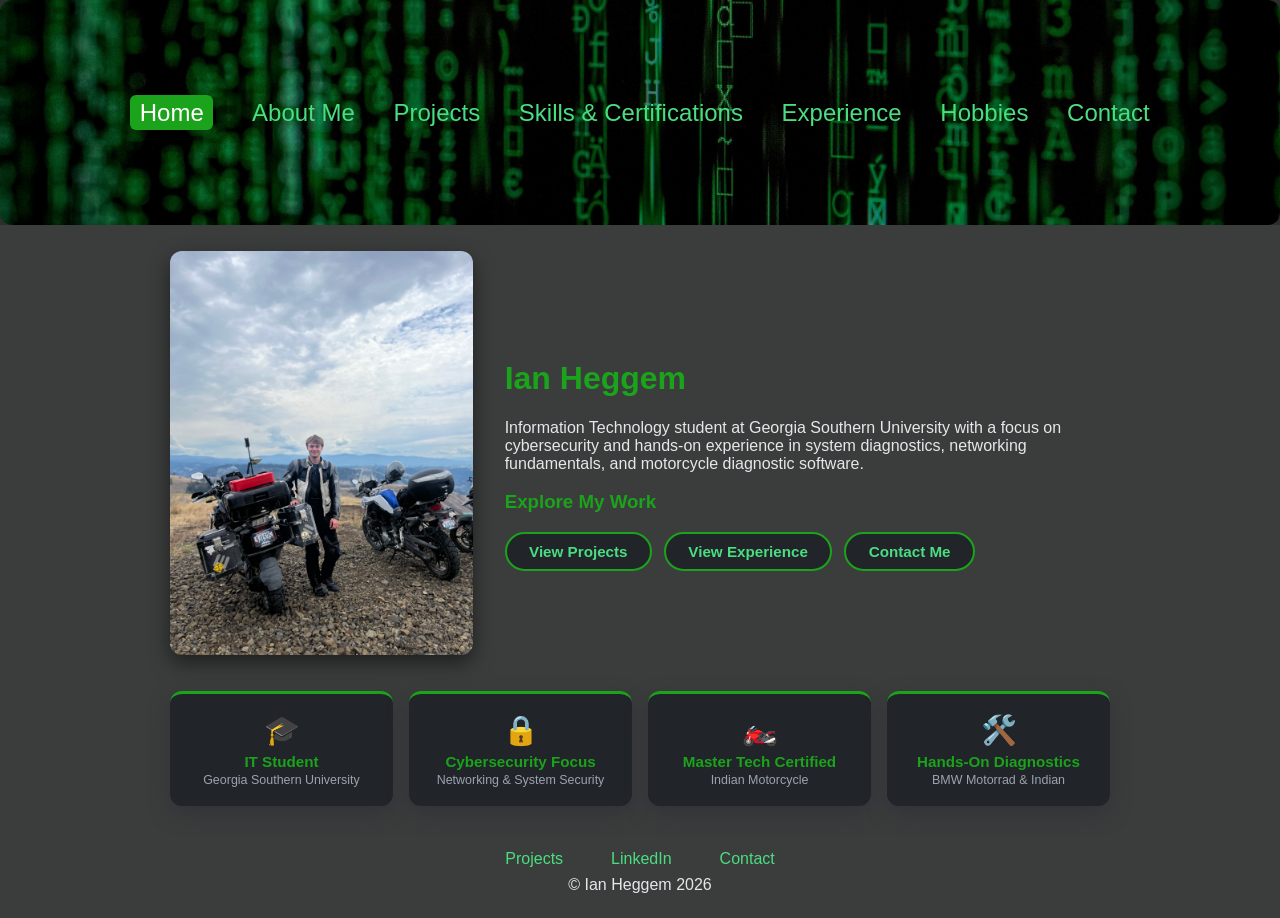
<file: index.html>
<!DOCTYPE html>
<html lang="en">

<head>
    <title>Ian Heggem</title>
    <meta charset="UTF-8">
    <meta name="viewport" content="width=device-width, initial-scale=1.0">
    <link rel="stylesheet" href="style.css">
    <link rel="icon" href="images/cybersecurity-portfolio.ico" type="images/x-icon">
</head>

<body>
    <header>
        <div class="header-overlay">
            <nav>
                <b>
                    <a href="index.html">Home</a>
                    &nbsp;
                    <a href="about.html">About Me</a>
                    &nbsp;
                    <a href="projects.html">Projects</a>
                    &nbsp;
                    <a href="skills.html">Skills & Certifications</a>
                    &nbsp;
                    <a href="experience.html">Experience</a>
                    &nbsp;
                    <a href="hobbies.html">Hobbies</a>
                    &nbsp;
                    <a href="contact.html">Contact</a>
                </b>
            </nav>
        </div>
    </header>

    <main class="main-page">
        <div class="home-layout">
            <div class="home-image">
                <a href="images/ianidaho.jpg" target="_blank">
                    <img src="images/ianidaho.jpg" alt="Ian Heggem">
                </a>
            </div>
            <div class="home-content">
                <h1>Ian Heggem</h1>
                <p>Information Technology student at Georgia Southern University with a focus on cybersecurity
                    and hands-on experience in system diagnostics, networking fundamentals, and motorcycle
                    diagnostic software.</p>
                <h3>Explore My Work</h3>
                <div class="home-buttons">
                    <a href="projects.html" class="pill-btn">View Projects</a>
                    <a href="experience.html" class="pill-btn">View Experience</a>
                    <a href="contact.html" class="pill-btn">Contact Me</a>
                </div>
            </div>
        </div>

        <div class="home-highlights">
            <div class="highlight-card">
                <div class="highlight-icon">🎓</div>
                <div class="highlight-title">IT Student</div>
                <div class="highlight-sub">Georgia Southern University</div>
            </div>
            <div class="highlight-card">
                <div class="highlight-icon">🔒</div>
                <div class="highlight-title">Cybersecurity Focus</div>
                <div class="highlight-sub">Networking &amp; System Security</div>
            </div>
            <div class="highlight-card">
                <div class="highlight-icon">🏍️</div>
                <div class="highlight-title">Master Tech Certified</div>
                <div class="highlight-sub">Indian Motorcycle</div>
            </div>
            <div class="highlight-card">
                <div class="highlight-icon">🛠️</div>
                <div class="highlight-title">Hands-On Diagnostics</div>
                <div class="highlight-sub">BMW Motorrad &amp; Indian</div>
            </div>
        </div>
    </main>

    <footer>
        <div>
            <ul>
                <li><a href="projects.html" class="links">Projects</a></li>
                <br>
                <li><a href="https://www.linkedin.com/in/ian-heggem-25889b337/" class="links" target="_blank">LinkedIn</a></li>
                <br>
                <li><a href="contact.html" class="links">Contact</a></li>
            </ul>
            &copy; Ian Heggem 2026
        </div>
    </footer>

    <script>
        const navLinks = document.querySelectorAll("nav a");
        const current = location.pathname.split("/").pop() || "index.html";
        navLinks.forEach(link => {
            if (link.getAttribute("href") === current) {
                link.classList.add("nav-active");
            }
        });
    </script>
</body>
</html>
</file>
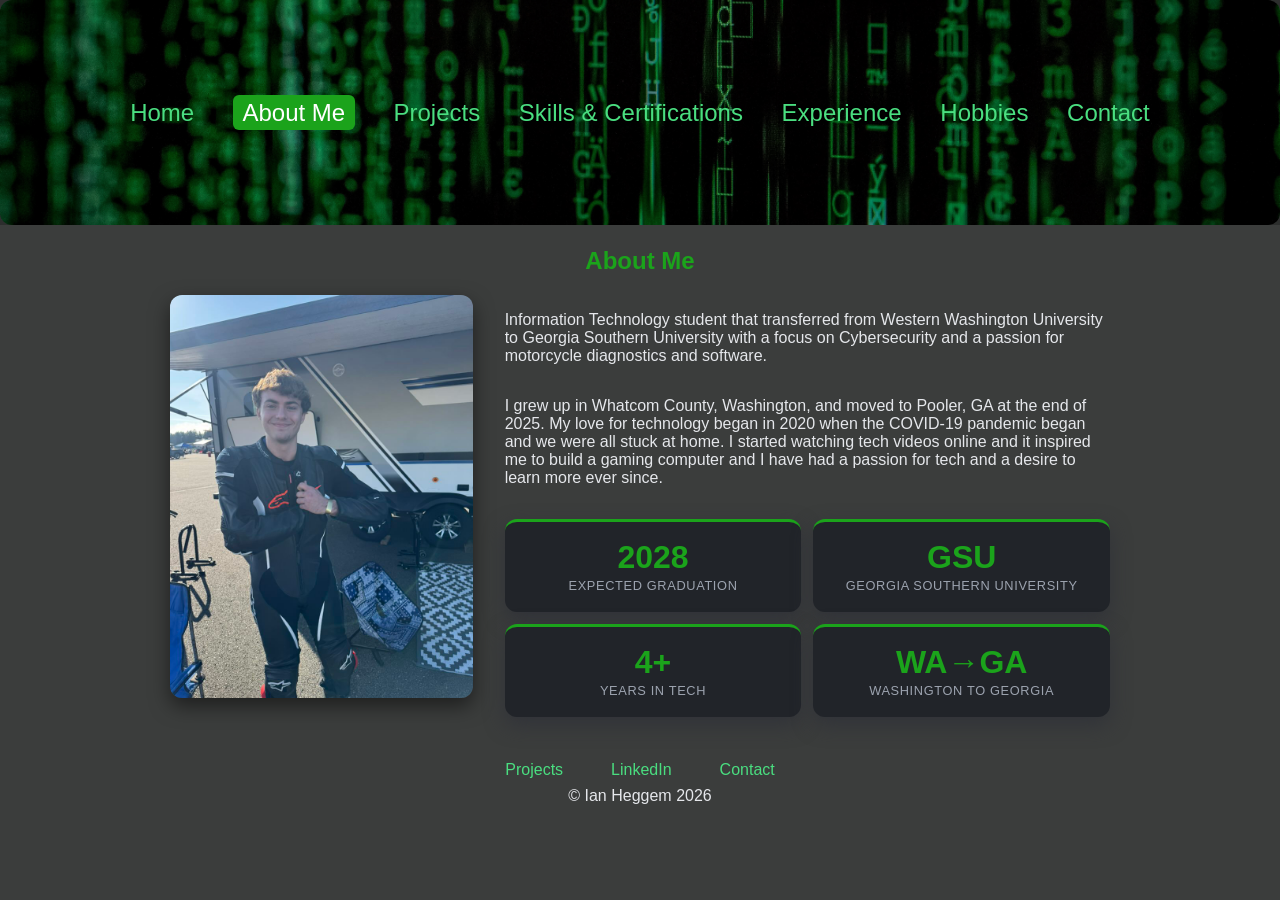
<file: about.html>
<!DOCTYPE html>
<html lang="en">

<head>
    <title>Ian Heggem</title>
    <meta charset="UTF-8">
    <meta name="viewport" content="width=device-width, initial-scale=1.0">
    <link rel="stylesheet" href="style.css">
    <link rel="icon" href="images/cybersecurity-portfolio.ico" type="images/x-icon">
</head>

<body>

    <header>
        <div class="header-overlay">
            <nav>
                <b>
                    <a href="index.html">Home</a>
                    &nbsp;
                    <a href="about.html">About Me</a>
                    &nbsp;
                    <a href="projects.html">Projects</a>
                    &nbsp;
                    <a href="skills.html">Skills & Certifications</a>
                    &nbsp;
                    <a href="experience.html">Experience</a>
                    &nbsp;
                    <a href="hobbies.html">Hobbies</a>
                    &nbsp;
                    <a href="contact.html">Contact</a>
                </b>
            </nav>
        </div>
    </header>

    <main class="main-page">
        <h2 class="About-me-h2">About Me</h2>
        <div class="about-layout">
            <div class="about-image-col">
                <div class="about-me">
                    <a href="images/ian-track-day.jpg" target="_blank">
                        <img src="images/ian-track-day.jpg" alt="Picture of me at the race track">
                    </a>
                </div>
            </div>
            <div class="about-text-col">
                <p>Information Technology student that transferred from Western Washington University to Georgia Southern
                    University with a focus on Cybersecurity and a passion for motorcycle diagnostics and software.</p>
                <p>I grew up in Whatcom County, Washington, and moved to Pooler, GA at the end of 2025. My love for
                    technology began in 2020 when the COVID-19 pandemic began and we were all stuck at home. I started
                    watching tech videos online and it inspired me to build a gaming computer and I have had a passion
                    for tech and a desire to learn more ever since.</p>
                <div class="about-stats">
                    <div class="stat-card">
                        <div class="stat-number">2028</div>
                        <div class="stat-label">Expected Graduation</div>
                    </div>
                    <div class="stat-card">
                        <div class="stat-number">GSU</div>
                        <div class="stat-label">Georgia Southern University</div>
                    </div>
                    <div class="stat-card">
                        <div class="stat-number">4+</div>
                        <div class="stat-label">Years in Tech</div>
                    </div>
                    <div class="stat-card">
                        <div class="stat-number">WA→GA</div>
                        <div class="stat-label">Washington to Georgia</div>
                    </div>
                </div>
            </div>
        </div>
    </main>

    <footer>
        <div>
            <ul>
                <li><a href="projects.html" class="links">Projects</a></li>
                <br>
                <li><a href="https://www.linkedin.com/in/ian-heggem-25889b337/" class="links" target="_blank">LinkedIn</a></li>
                <br>
                <li><a href="contact.html" class="links">Contact</a></li>
            </ul>
            &copy; Ian Heggem 2026
        </div>
    </footer>

    <script>
        const navLinks = document.querySelectorAll("nav a");
        const current = location.pathname.split("/").pop() || "index.html";
        navLinks.forEach(link => {
            if (link.getAttribute("href") === current) {
                link.classList.add("nav-active");
            }
        });
    </script>
</body>
</html>
</file>
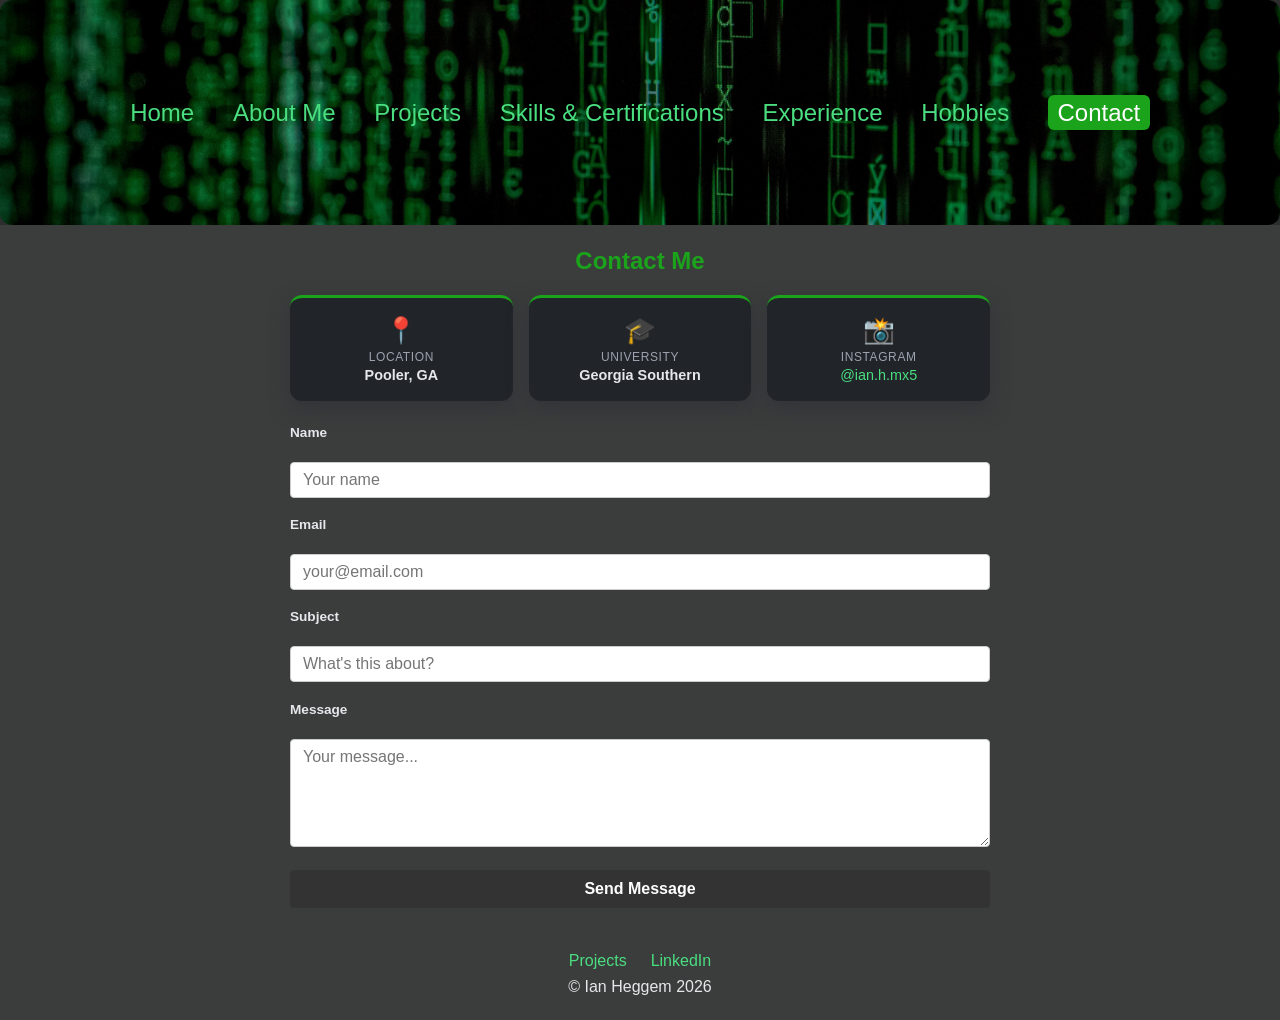
<file: contact.html>
<!DOCTYPE html>
<html lang="en">

<head>
    <title>Ian Heggem</title>
    <meta charset="UTF-8">
    <meta name="viewport" content="width=device-width, initial-scale=1.0">
    <link rel="stylesheet" href="style.css">
    <link rel="icon" href="images/cybersecurity-portfolio.ico" type="images/x-icon">
</head>

<body>

    <header>
        <div class="header-overlay">
            <nav>
                <b>
                    <a href="index.html">Home</a>
                    &nbsp;
                    <a href="about.html">About Me</a>
                    &nbsp;
                    <a href="projects.html">Projects</a>
                    &nbsp;
                    <a href="skills.html">Skills & Certifications</a>
                    &nbsp;
                    <a href="experience.html">Experience</a>
                    &nbsp;
                    <a href="hobbies.html">Hobbies</a>
                    &nbsp;
                    <a href="contact.html">Contact</a>
                </b>
            </nav>
        </div>
    </header>

    <div id="error-overlay" style="display:none;">
        <div id="error-popup">
            <div id="error-icon">⚠️</div>
            <div id="error-title">Error</div>
            <div id="error-message">Please fill out all required fields.</div>
            <button id="error-close" onclick="document.getElementById('error-overlay').style.display='none'">OK</button>
        </div>
    </div>

    <main class="contact-main">
        <h2>Contact Me</h2>

        <div class="contact-info-cards">
            <div class="contact-info-card">
                <div class="contact-info-icon">📍</div>
                <div class="contact-info-label">Location</div>
                <div class="contact-info-value">Pooler, GA</div>
            </div>
            <div class="contact-info-card">
                <div class="contact-info-icon">🎓</div>
                <div class="contact-info-label">University</div>
                <div class="contact-info-value">Georgia Southern</div>
            </div>
            <div class="contact-info-card">
                <div class="contact-info-icon">📸</div>
                <div class="contact-info-label">Instagram</div>
                <div class="contact-info-value">
                    <a href="https://www.instagram.com/ian.h.mx5/" class="links" target="_blank">@ian.h.mx5</a>
                </div>
            </div>
        </div>

        <form id="contact-form" action="https://formspree.io/f/xreorpbq" method="POST">
            <div>
                <label for="name">Name</label><br>
                <input type="text" id="name" name="name" placeholder="Your name" required>
            </div>
            <div>
                <label for="email">Email</label><br>
                <input type="email" id="email" name="email" placeholder="your@email.com" required>
            </div>
            <div>
                <label for="subject">Subject</label><br>
                <input type="text" id="subject" name="subject" placeholder="What's this about?">
            </div>
            <div>
                <label for="message">Message</label><br>
                <textarea id="message" name="message" rows="5" placeholder="Your message..." required></textarea>
            </div>
            <button type="submit">Send Message</button>
        </form>

    </main>

    <footer>
        <div>
            <ul>
                <li><a href="projects.html" class="links">Projects</a></li>
                <li><a href="https://www.linkedin.com/in/ian-heggem-25889b337/" class="links" target="_blank">LinkedIn</a></li>
            </ul>
            &copy; Ian Heggem 2026
        </div>
    </footer>

    <script>
        const navLinks = document.querySelectorAll("nav a");
        const current = location.pathname.split("/").pop() || "index.html";
        navLinks.forEach(link => {
            if (link.getAttribute("href") === current) {
                link.classList.add("nav-active");
            }
        });

        document.getElementById("contact-form").addEventListener("submit", function(e) {
            const name = document.getElementById("name").value.trim();
            const email = document.getElementById("email").value.trim();
            const message = document.getElementById("message").value.trim();
            if (!name || !email || !message) {
                e.preventDefault();
                document.getElementById("error-overlay").style.display = "flex";
            }
        });

        document.getElementById("error-overlay").addEventListener("click", function(e) {
            if (e.target === this) this.style.display = "none";
        });
    </script>
</body>
</html>
</file>
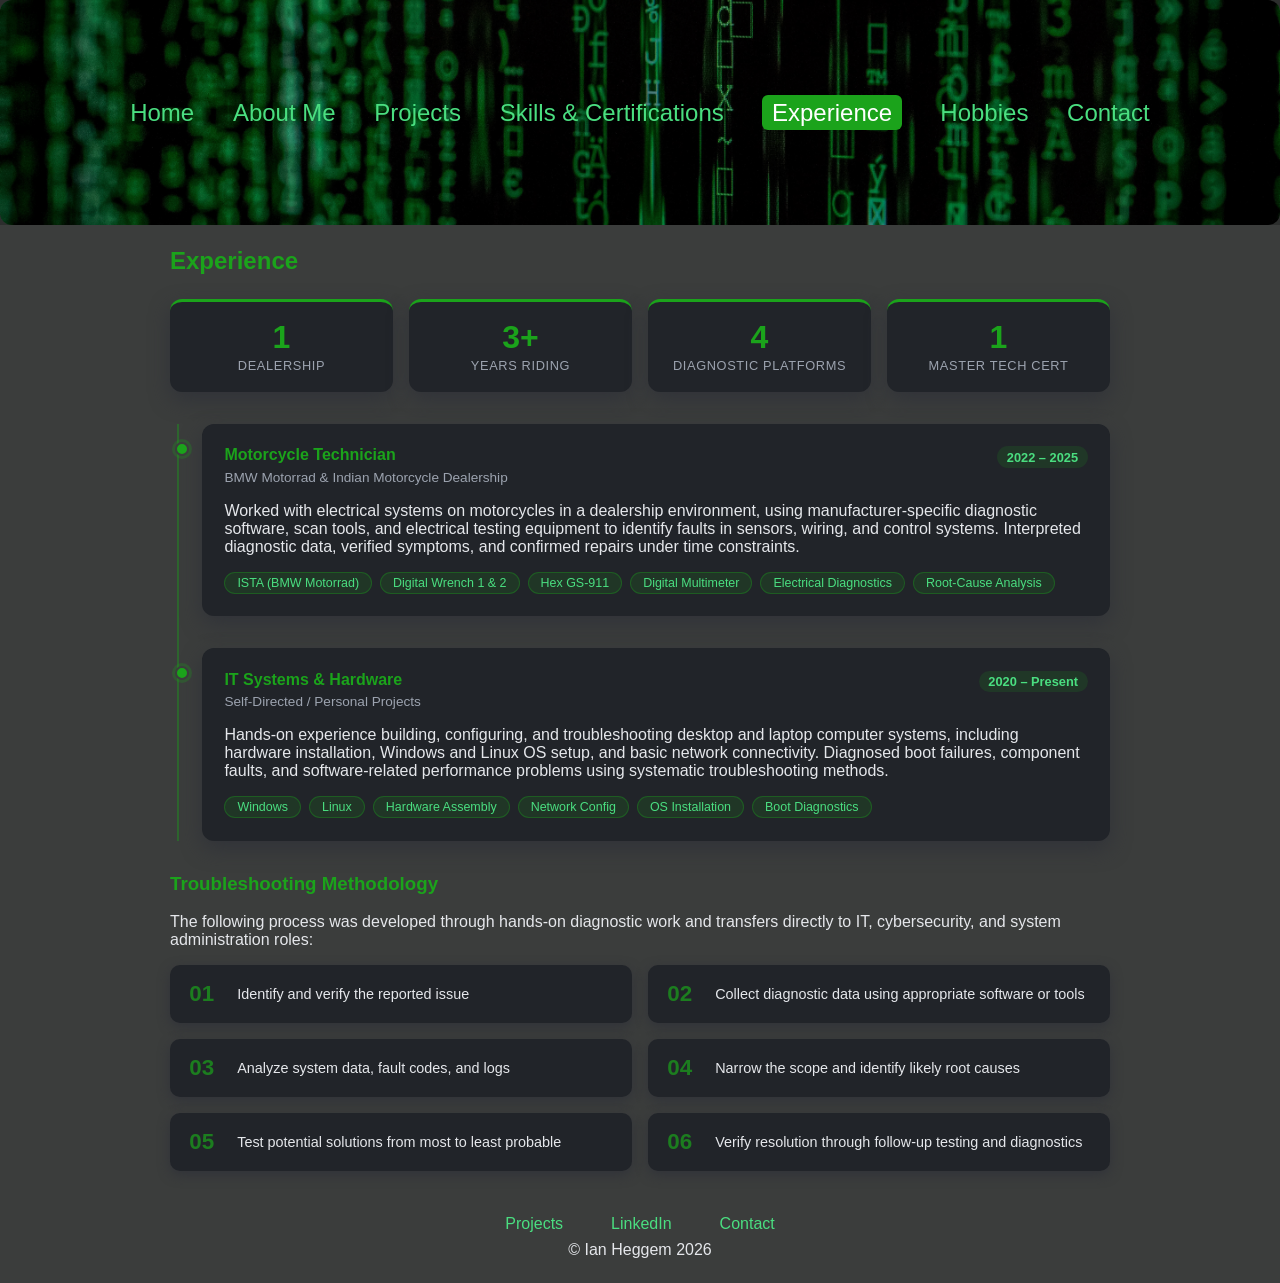
<file: experience.html>
<!DOCTYPE html>
<html lang="en">

<head>
    <title>Ian Heggem</title>
    <meta charset="UTF-8">
    <meta name="viewport" content="width=device-width, initial-scale=1.0">
    <link rel="stylesheet" href="style.css">
    <link rel="icon" href="images/cybersecurity-portfolio.ico" type="images/x-icon">

</head>

<body>

    <header>
        <div class="header-overlay">
            <nav>
                <b>
                    <a href="index.html">Home</a>
                    &nbsp;
                    <a href="about.html">About Me</a>
                    &nbsp;
                    <a href="projects.html">Projects</a>
                    &nbsp;
                    <a href="skills.html">Skills & Certifications</a>
                    &nbsp;
                    <a href="experience.html">Experience</a>
                    &nbsp;
                    <a href="hobbies.html">Hobbies</a>
                    &nbsp;
                    <a href="contact.html">Contact</a>
                </b>
            </nav>
        </div>
    </header>

    <main class="main-page">
        <h2>Experience</h2>

        <div class="stat-cards">
            <div class="stat-card">
                <div class="stat-number">1</div>
                <div class="stat-label">Dealership</div>
            </div>
            <div class="stat-card">
                <div class="stat-number">3+</div>
                <div class="stat-label">Years Riding</div>
            </div>
            <div class="stat-card">
                <div class="stat-number">4</div>
                <div class="stat-label">Diagnostic Platforms</div>
            </div>
            <div class="stat-card">
                <div class="stat-number">1</div>
                <div class="stat-label">Master Tech Cert</div>
            </div>
        </div>

        <div class="timeline">

            <div class="timeline-item">
                <div class="timeline-dot"></div>
                <div class="timeline-card">
                    <div class="timeline-header">
                        <div>
                            <h4>Motorcycle Technician</h4>
                            <span class="timeline-company">BMW Motorrad &amp; Indian Motorcycle Dealership</span>
                        </div>
                        <span class="timeline-date">2022 – 2025</span>
                    </div>
                    <p>Worked with electrical systems on motorcycles in a dealership environment, using manufacturer-specific diagnostic software, scan tools, and electrical testing equipment to identify faults in sensors, wiring, and control systems. Interpreted diagnostic data, verified symptoms, and confirmed repairs under time constraints.</p>
                    <div class="tool-tags">
                        <span class="tag">ISTA (BMW Motorrad)</span>
                        <span class="tag">Digital Wrench 1 &amp; 2</span>
                        <span class="tag">Hex GS-911</span>
                        <span class="tag">Digital Multimeter</span>
                        <span class="tag">Electrical Diagnostics</span>
                        <span class="tag">Root-Cause Analysis</span>
                    </div>
                </div>
            </div>

            <div class="timeline-item">
                <div class="timeline-dot"></div>
                <div class="timeline-card">
                    <div class="timeline-header">
                        <div>
                            <h4>IT Systems &amp; Hardware</h4>
                            <span class="timeline-company">Self-Directed / Personal Projects</span>
                        </div>
                        <span class="timeline-date">2020 – Present</span>
                    </div>
                    <p>Hands-on experience building, configuring, and troubleshooting desktop and laptop computer systems, including hardware installation, Windows and Linux OS setup, and basic network connectivity. Diagnosed boot failures, component faults, and software-related performance problems using systematic troubleshooting methods.</p>
                    <div class="tool-tags">
                        <span class="tag">Windows</span>
                        <span class="tag">Linux</span>
                        <span class="tag">Hardware Assembly</span>
                        <span class="tag">Network Config</span>
                        <span class="tag">OS Installation</span>
                        <span class="tag">Boot Diagnostics</span>
                    </div>
                </div>
            </div>

        </div>

        <h3>Troubleshooting Methodology</h3>
        <p>The following process was developed through hands-on diagnostic work and transfers directly to IT, cybersecurity, and system administration roles:</p>
        <div class="methodology-steps">
            <div class="method-step">
                <div class="step-num">01</div>
                <div class="step-text">Identify and verify the reported issue</div>
            </div>
            <div class="method-step">
                <div class="step-num">02</div>
                <div class="step-text">Collect diagnostic data using appropriate software or tools</div>
            </div>
            <div class="method-step">
                <div class="step-num">03</div>
                <div class="step-text">Analyze system data, fault codes, and logs</div>
            </div>
            <div class="method-step">
                <div class="step-num">04</div>
                <div class="step-text">Narrow the scope and identify likely root causes</div>
            </div>
            <div class="method-step">
                <div class="step-num">05</div>
                <div class="step-text">Test potential solutions from most to least probable</div>
            </div>
            <div class="method-step">
                <div class="step-num">06</div>
                <div class="step-text">Verify resolution through follow-up testing and diagnostics</div>
            </div>
        </div>

    </main>

    <footer>
        <div>
            <ul>
                <li> <a href="projects.html" class="links">Projects</a></li>
                <br>
                <li><a href="https://www.linkedin.com/in/ian-heggem-25889b337/" class="links" target="_blank">LinkedIn</a></li>
                <br>
                <li><a href="contact.html" class="links">Contact</a></li>
            </ul>
            &copy; Ian Heggem 2026
        </div>
    </footer>


    <script>
        const navLinks = document.querySelectorAll("nav a");
        const current = location.pathname.split("/").pop() || "index.html";
        navLinks.forEach(link => {
            if (link.getAttribute("href") === current) {
                link.classList.add("nav-active");
            }
        });
    </script>
</body>

</html>
</file>
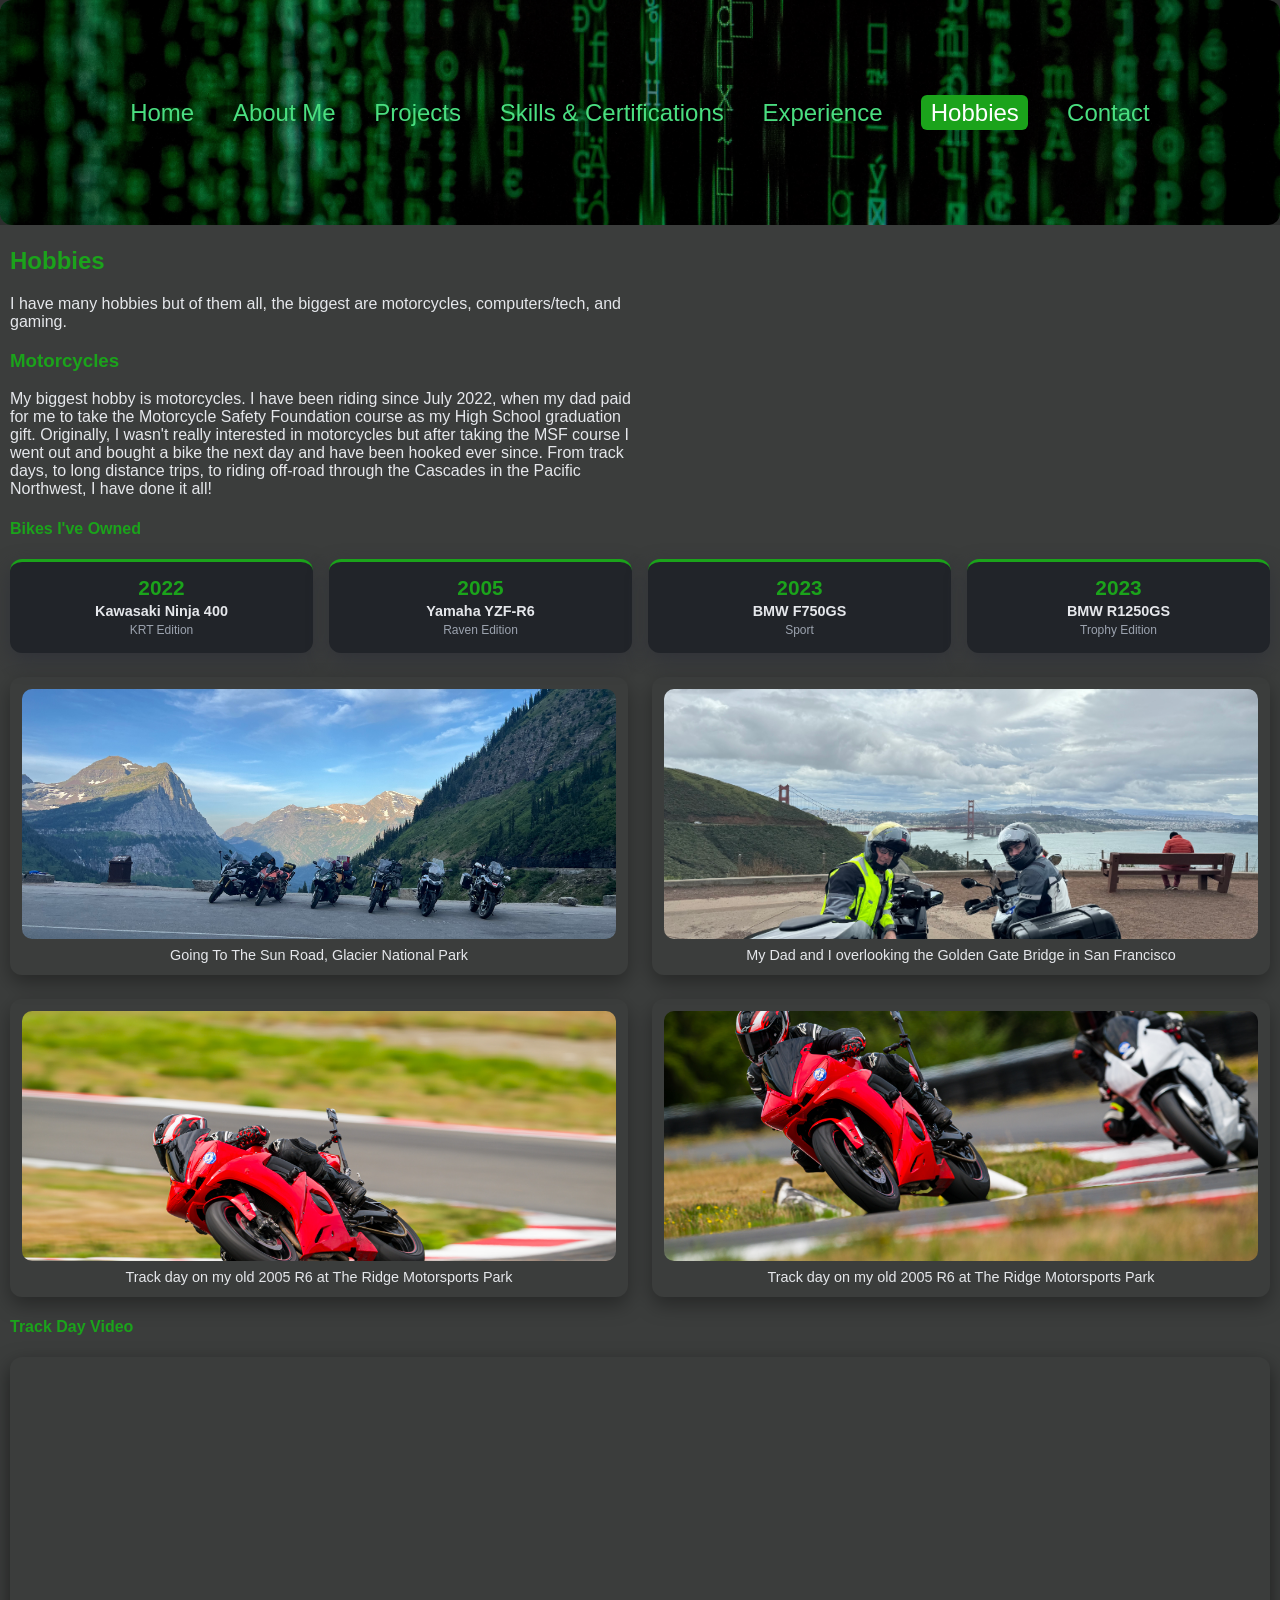
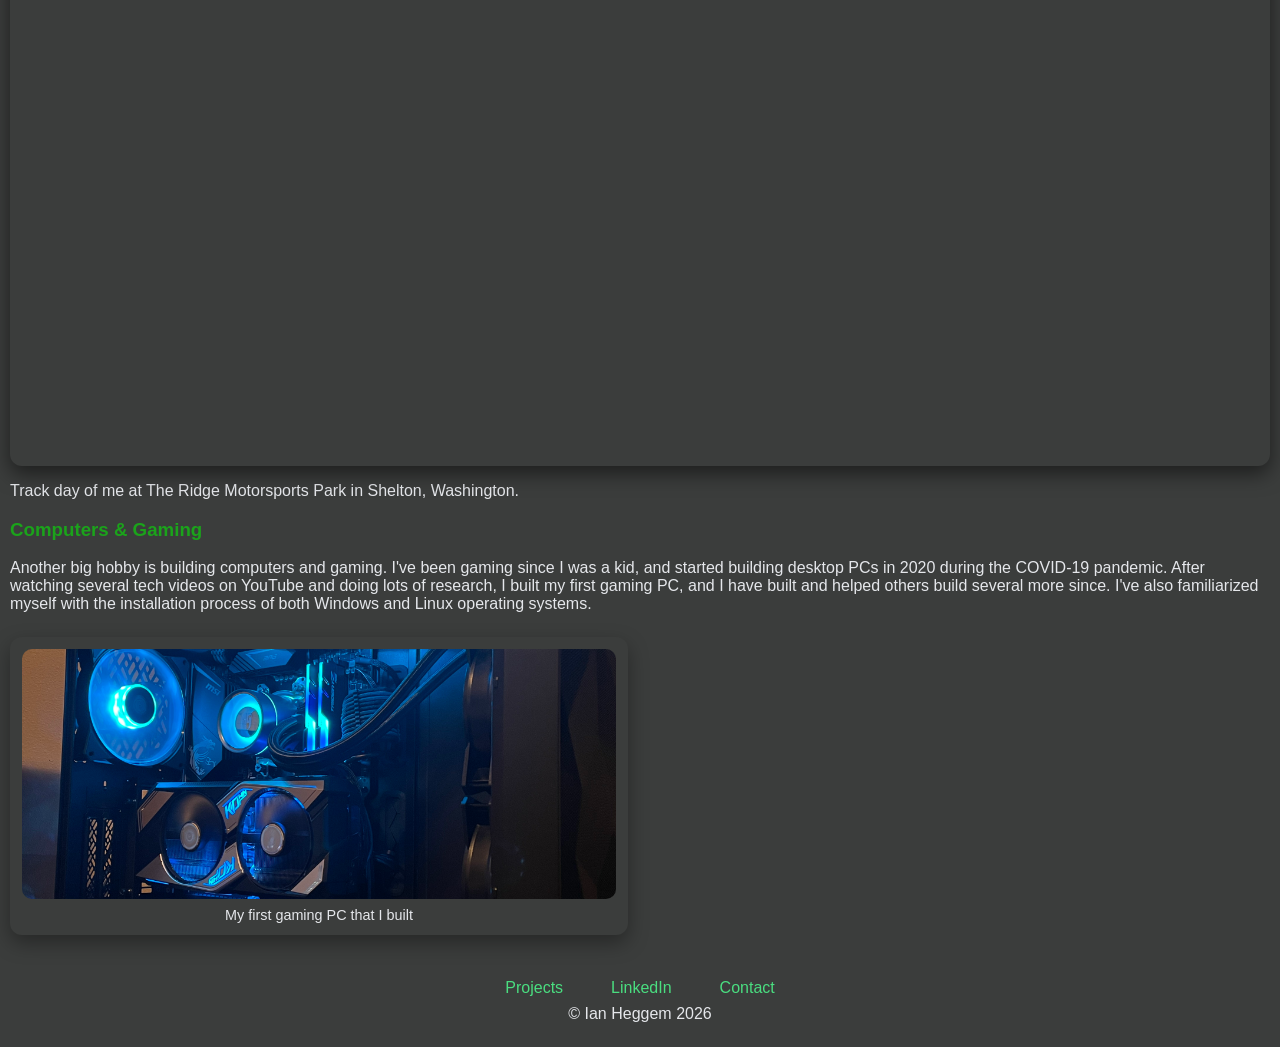
<file: hobbies.html>
<!DOCTYPE html>
<html lang="en">

<head>
    <title>Ian Heggem</title>
    <meta charset="UTF-8">
    <meta name="viewport" content="width=device-width, initial-scale=1.0">
    <link rel="stylesheet" href="style.css">
    <link rel="icon" href="images/cybersecurity-portfolio.ico" type="images/x-icon">
</head>

<body>

    <header>
        <div class="header-overlay">
            <nav>
                <b>
                    <a href="index.html">Home</a>
                    &nbsp;
                    <a href="about.html">About Me</a>
                    &nbsp;
                    <a href="projects.html">Projects</a>
                    &nbsp;
                    <a href="skills.html">Skills & Certifications</a>
                    &nbsp;
                    <a href="experience.html">Experience</a>
                    &nbsp;
                    <a href="hobbies.html">Hobbies</a>
                    &nbsp;
                    <a href="contact.html">Contact</a>
                </b>
            </nav>
        </div>
    </header>

    <main>
        <div class="hobbies-txt">
        <h2>Hobbies</h2>
        <p>I have many hobbies but of them all, the biggest are motorcycles, computers/tech, and gaming.</p>

        <h3>Motorcycles</h3>
        <p>My biggest hobby is motorcycles. I have been riding since July 2022, when my dad paid for me to take
            the Motorcycle Safety Foundation course as my High School graduation gift. Originally, I wasn't really 
            interested in motorcycles but after taking the MSF course I went out and bought a bike the next day and have been hooked ever since. 
            From track days, to long distance trips, to riding off-road through the Cascades in the Pacific
            Northwest, I have done it all!</p>
        </div>

        <h4>Bikes I've Owned</h4>
        <div class="bike-cards">
            <div class="bike-card">
                <div class="bike-card-year">2022</div>
                <div class="bike-card-name">Kawasaki Ninja 400</div>
                <div class="bike-card-sub">KRT Edition</div>
            </div>
            <div class="bike-card">
                <div class="bike-card-year">2005</div>
                <div class="bike-card-name">Yamaha YZF-R6</div>
                <div class="bike-card-sub">Raven Edition</div>
            </div>
            <div class="bike-card">
                <div class="bike-card-year">2023</div>
                <div class="bike-card-name">BMW F750GS</div>
                <div class="bike-card-sub">Sport</div>
            </div>
            <div class="bike-card">
                <div class="bike-card-year">2023</div>
                <div class="bike-card-name">BMW R1250GS</div>
                <div class="bike-card-sub">Trophy Edition</div>
            </div>
        </div>

        <div class="bike-gallery">
            <figure class="bike-image">
                <a href="images/gttsrd.jpeg" target="_blank">
                    <div class="image gttsrd"></div>
                </a>
                <figcaption>Going To The Sun Road, Glacier National Park</figcaption>
            </figure>
            <figure class="bike-image">
                <a href="images/ggbridge.jpeg" target="_blank">
                    <div class="image bike2"></div>
                </a>
                <figcaption>My Dad and I overlooking the Golden Gate Bridge in San Francisco</figcaption>
            </figure>
            <figure class="bike-image">
                <a href="images/trackday-1.jpg" target="_blank">
                    <div class="image bike3"></div>
                </a>
                <figcaption>Track day on my old 2005 R6 at The Ridge Motorsports Park</figcaption>
            </figure>
            <figure class="bike-image">
                <a href="images/trackday-2.jpg" target="_blank">
                    <div class="image bike4"></div>
                </a>
                <figcaption>Track day on my old 2005 R6 at The Ridge Motorsports Park</figcaption>
            </figure>
        </div>

        <h4>Track Day Video</h4>
        <div class="video-wrapper">
            <iframe width="560" height="315" src="https://www.youtube.com/embed/3OLfdqUmMX8?si=GloEUbBWaSDJrJ_F"
                title="YouTube video player" frameborder="0" allow="accelerometer; autoplay; clipboard-write; encrypted-media;
                gyroscope; picture-in-picture; web-share" referrerpolicy="strict-origin-when-cross-origin"
                allowfullscreen></iframe>
        </div>
        <p>Track day of me at The Ridge Motorsports Park in Shelton, Washington.</p>

        <h3>Computers &amp; Gaming</h3>
        <p>Another big hobby is building computers and gaming. I've been gaming since I was a kid, and started
            building desktop PCs in 2020 during the COVID-19 pandemic. After watching several tech videos on YouTube and
            doing lots of research, I built my first gaming PC, and I have built and helped others build several more since.
            I've also familiarized myself with the installation process of both Windows and Linux operating systems.</p>

        <div class="bike-gallery">
            <figure class="bike-image">
                <a href="images/gaming-pc.jpg" target="_blank">
                    <div class="image gaming-pc"></div>
                </a>
                <figcaption>My first gaming PC that I built</figcaption>
            </figure>
        </div>

    </main>

    <footer>
        <div>
            <ul>
                <li><a href="projects.html" class="links">Projects</a></li>
                <br>
                <li><a href="https://www.linkedin.com/in/ian-heggem-25889b337/" class="links" target="_blank">LinkedIn</a></li>
                <br>
                <li><a href="contact.html" class="links">Contact</a></li>
            </ul>
            &copy; Ian Heggem 2026
        </div>
    </footer>

    <script>
        const navLinks = document.querySelectorAll("nav a");
        const current = location.pathname.split("/").pop() || "index.html";
        navLinks.forEach(link => {
            if (link.getAttribute("href") === current) {
                link.classList.add("nav-active");
            }
        });
    </script>
</body>

</html>
</file>
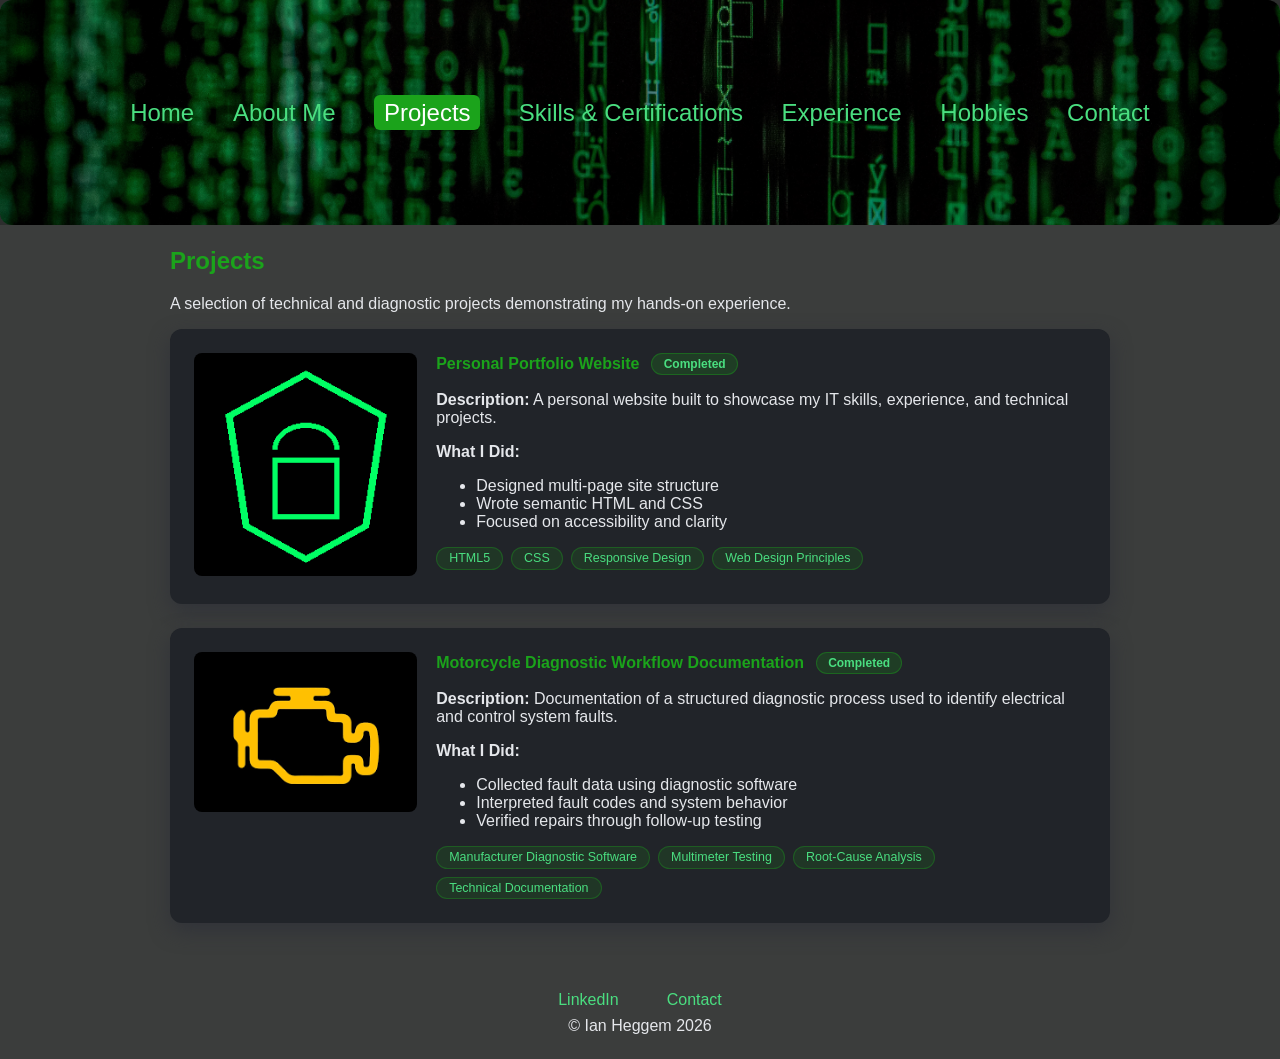
<file: projects.html>
<!DOCTYPE html>
<html lang="en">

<head>
    <title>Ian Heggem</title>
    <meta charset="UTF-8">
    <meta name="viewport" content="width=device-width, initial-scale=1.0">
    <link rel="stylesheet" href="style.css">
    <link rel="icon" href="images/cybersecurity-portfolio.ico" type="images/x-icon">
</head>

<body>

    <header>
        <div class="header-overlay">
            <nav>
                <b>
                    <a href="index.html">Home</a>
                    &nbsp;
                    <a href="about.html">About Me</a>
                    &nbsp;
                    <a href="projects.html">Projects</a>
                    &nbsp;
                    <a href="skills.html">Skills & Certifications</a>
                    &nbsp;
                    <a href="experience.html">Experience</a>
                    &nbsp;
                    <a href="hobbies.html">Hobbies</a>
                    &nbsp;
                    <a href="contact.html">Contact</a>
                </b>
            </nav>
        </div>
    </header>

    <main class="main-page">
        <h2>Projects</h2>
        <p>A selection of technical and diagnostic projects demonstrating my hands-on experience.</p>

        <div class="project">
            <div class="project-image">
                <img src="images/cybersecurity-portfolio.ico" alt="Portfolio Website">
            </div>
            <div class="project-content">
                <div class="project-title-row">
                    <h4>Personal Portfolio Website</h4>
                    <span class="status-badge status-completed">Completed</span>
                </div>
                <p><strong>Description:</strong> A personal website built to showcase my IT skills,
                    experience, and technical projects.</p>
                <p><strong>What I Did:</strong></p>
                <ul>
                    <li>Designed multi-page site structure</li>
                    <li>Wrote semantic HTML and CSS</li>
                    <li>Focused on accessibility and clarity</li>
                </ul>
                <div class="tool-tags">
                    <span class="tag">HTML5</span>
                    <span class="tag">CSS</span>
                    <span class="tag">Responsive Design</span>
                    <span class="tag">Web Design Principles</span>
                </div>
            </div>
        </div>

        <div class="project">
            <div class="project-image">
                <img src="images/cel.png" alt="Motorcycle Diagnostics">
            </div>
            <div class="project-content">
                <div class="project-title-row">
                    <h4>Motorcycle Diagnostic Workflow Documentation</h4>
                    <span class="status-badge status-completed">Completed</span>
                </div>
                <p><strong>Description:</strong> Documentation of a structured diagnostic process
                    used to identify electrical and control system faults.</p>
                <p><strong>What I Did:</strong></p>
                <ul>
                    <li>Collected fault data using diagnostic software</li>
                    <li>Interpreted fault codes and system behavior</li>
                    <li>Verified repairs through follow-up testing</li>
                </ul>
                <div class="tool-tags">
                    <span class="tag">Manufacturer Diagnostic Software</span>
                    <span class="tag">Multimeter Testing</span>
                    <span class="tag">Root-Cause Analysis</span>
                    <span class="tag">Technical Documentation</span>
                </div>
            </div>
        </div>

    </main>

    <footer>
        <div>
            <ul>
                <li><a href="https://www.linkedin.com/in/ian-heggem-25889b337/" class="links" target="_blank">LinkedIn</a></li>
                <br>
                <li><a href="contact.html" class="links">Contact</a></li>
            </ul>
            &copy; Ian Heggem 2026
        </div>
    </footer>

    <script>
        const navLinks = document.querySelectorAll("nav a");
        const current = location.pathname.split("/").pop() || "index.html";
        navLinks.forEach(link => {
            if (link.getAttribute("href") === current) {
                link.classList.add("nav-active");
            }
        });
    </script>
</body>
</html>
</file>
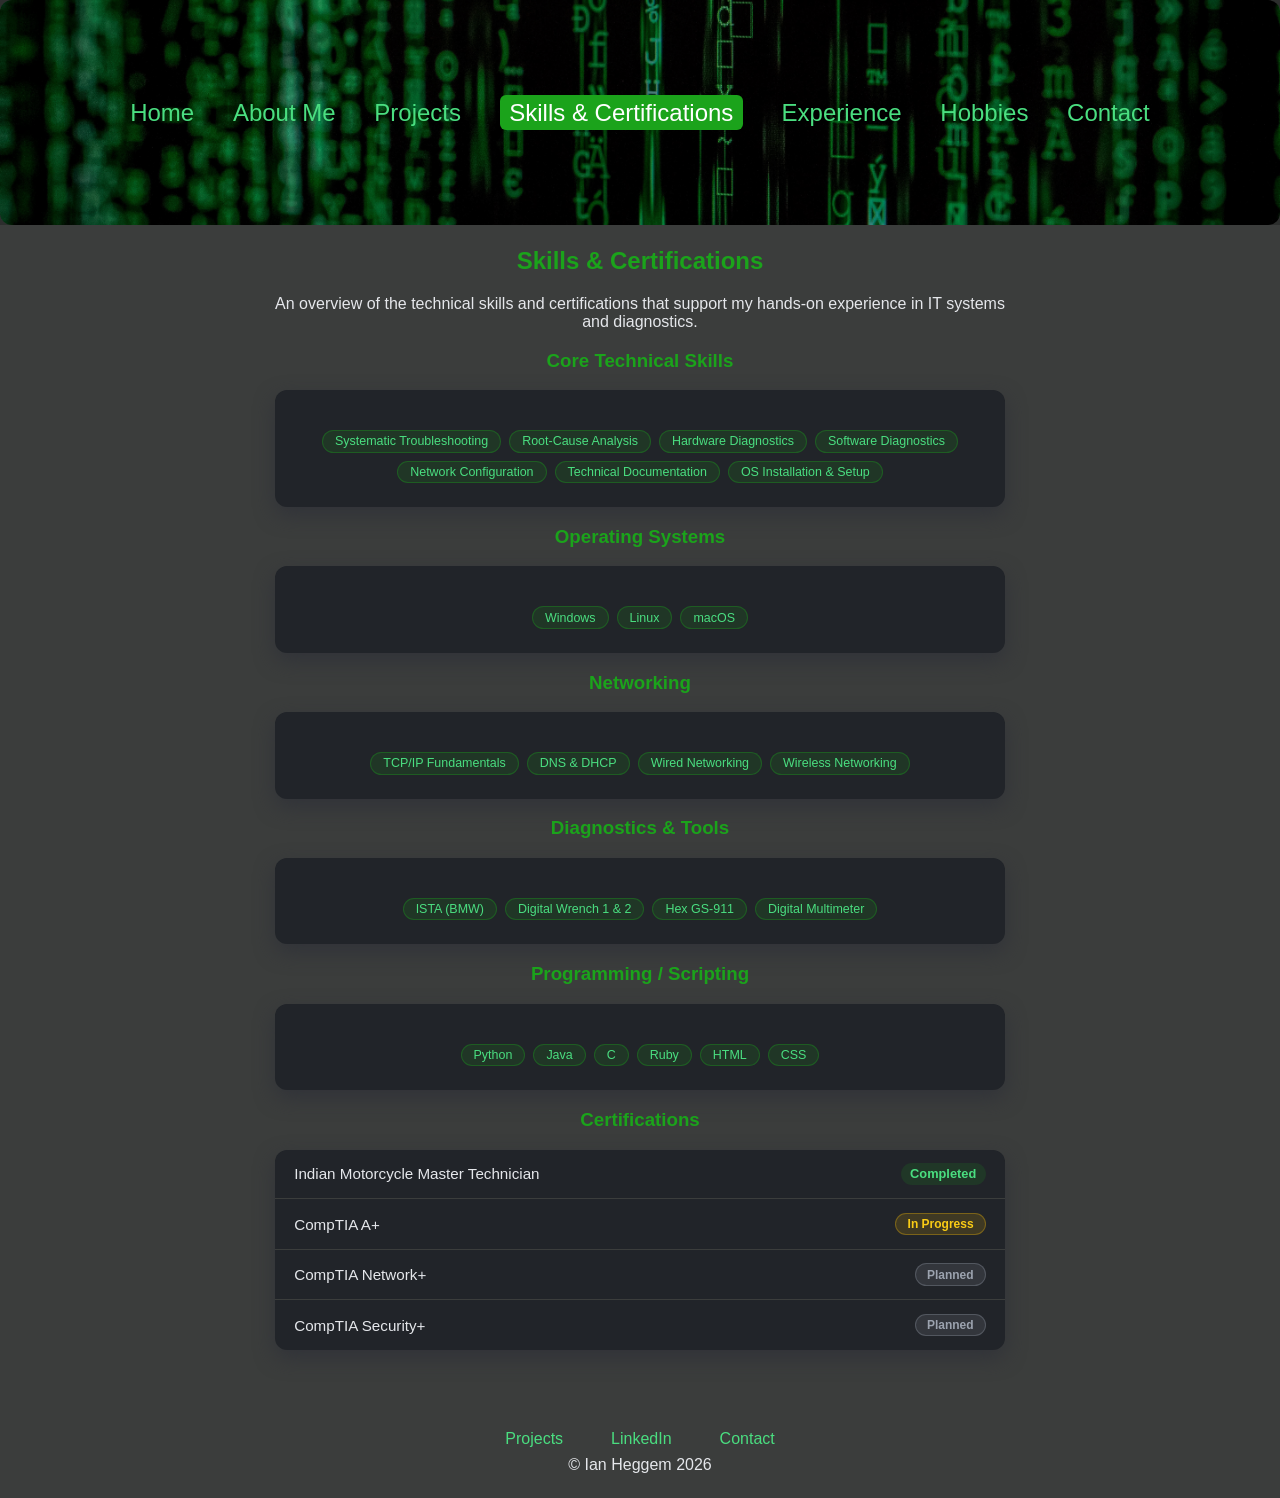
<file: skills.html>
<!DOCTYPE html>
<html lang="en">

<head>
    <title>Ian Heggem</title>
    <meta charset="UTF-8">
    <meta name="viewport" content="width=device-width, initial-scale=1.0">
    <link rel="stylesheet" href="style.css">
    <link rel="icon" href="images/cybersecurity-portfolio.ico" type="images/x-icon">
</head>

<body>

    <header>
        <div class="header-overlay">
            <nav>
                <b>
                    <a href="index.html">Home</a>
                    &nbsp;
                    <a href="about.html">About Me</a>
                    &nbsp;
                    <a href="projects.html">Projects</a>
                    &nbsp;
                    <a href="skills.html">Skills & Certifications</a>
                    &nbsp;
                    <a href="experience.html">Experience</a>
                    &nbsp;
                    <a href="hobbies.html">Hobbies</a>
                    &nbsp;
                    <a href="contact.html">Contact</a>
                </b>
            </nav>
        </div>
    </header>

    <main class="skills-main">
        <h2>Skills &amp; Certifications</h2>
        <p>An overview of the technical skills and certifications that support my hands-on experience in IT systems and diagnostics.</p>

        <h3>Core Technical Skills</h3>
        <div class="skills">
            <div class="tool-tags centered-tags">
                <span class="tag">Systematic Troubleshooting</span>
                <span class="tag">Root-Cause Analysis</span>
                <span class="tag">Hardware Diagnostics</span>
                <span class="tag">Software Diagnostics</span>
                <span class="tag">Network Configuration</span>
                <span class="tag">Technical Documentation</span>
                <span class="tag">OS Installation &amp; Setup</span>
            </div>
        </div>

        <h3>Operating Systems</h3>
        <div class="skills">
            <div class="tool-tags centered-tags">
                <span class="tag">Windows</span>
                <span class="tag">Linux</span>
                <span class="tag">macOS</span>
            </div>
        </div>

        <h3>Networking</h3>
        <div class="skills">
            <div class="tool-tags centered-tags">
                <span class="tag">TCP/IP Fundamentals</span>
                <span class="tag">DNS &amp; DHCP</span>
                <span class="tag">Wired Networking</span>
                <span class="tag">Wireless Networking</span>
            </div>
        </div>

        <h3>Diagnostics &amp; Tools</h3>
        <div class="skills">
            <div class="tool-tags centered-tags">
                <span class="tag">ISTA (BMW)</span>
                <span class="tag">Digital Wrench 1 &amp; 2</span>
                <span class="tag">Hex GS-911</span>
                <span class="tag">Digital Multimeter</span>
            </div>
        </div>

        <h3>Programming / Scripting</h3>
        <div class="skills">
            <div class="tool-tags centered-tags">
                <span class="tag">Python</span>
                <span class="tag">Java</span>
                <span class="tag">C</span>
                <span class="tag">Ruby</span>
                <span class="tag">HTML</span>
                <span class="tag">CSS</span>
            </div>
        </div>

        <h3>Certifications</h3>
        <div class="cert-table">
            <div class="cert-row">
                <span class="cert-name">Indian Motorcycle Master Technician</span>
                <span class="timeline-date">Completed</span>
            </div>
            <div class="cert-row">
                <span class="cert-name">CompTIA A+</span>
                <span class="cert-badge-inprogress">In Progress</span>
            </div>
            <div class="cert-row">
                <span class="cert-name">CompTIA Network+</span>
                <span class="cert-badge-planned">Planned</span>
            </div>
            <div class="cert-row">
                <span class="cert-name">CompTIA Security+</span>
                <span class="cert-badge-planned">Planned</span>
            </div>
        </div>

        <br><br>
    </main>

    <footer>
        <div>
            <ul>
                <li><a href="projects.html" class="links">Projects</a></li>
                <br>
                <li><a href="https://www.linkedin.com/in/ian-heggem-25889b337/" class="links" target="_blank">LinkedIn</a></li>
                <br>
                <li><a href="contact.html" class="links">Contact</a></li>
            </ul>
            &copy; Ian Heggem 2026
        </div>
    </footer>

    <script>
        const navLinks = document.querySelectorAll("nav a");
        const current = location.pathname.split("/").pop() || "index.html";
        navLinks.forEach(link => {
            if (link.getAttribute("href") === current) {
                link.classList.add("nav-active");
            }
        });
    </script>
</body>
</html>
</file>
<file: style.css>
* {
    box-sizing: border-box;
}

body {
    color: #E5E7EB;
    background-color: #3b3d3c;
    font-family: 'Roboto', Arial, sans-serif;
    margin: 0;
}

h1, h2, h3, h4 {
    color: #1ba31b;
}

.About-me-h2 {
    text-align: center;
}

/* ── Header ── */
header {
    background-image: url("images/coding.jpg");
    background-size: cover;
    background-position: center;
    height: 25vh;
    width: 100%;
    border-radius: 12px;
}

.header-overlay {
    width: 100%;
    height: 100%;
    background-color: rgba(0, 0, 0, 0.25);
    display: flex;
    justify-content: center;
    align-items: center;
}

/* ── Nav ── */
nav {
    font-size: 1.5em;
    text-align: center;
    display: flex;
    flex-wrap: wrap;
    justify-content: center;
    align-items: center;
    gap: 0.5rem 1rem;
}

nav b {
    display: contents;
}

nav a, .links {
    color: #4ade80;
    text-decoration: none;
    font-weight: 500;
    transition: color 0.2s ease-in-out;
}

nav a:hover, .links:hover {
    color: #1ba31b;
}

nav a.nav-active {
    color: #fff;
    background-color: #1ba31b;
    padding: 0.2rem 0.6rem;
    border-radius: 6px;
}

/* ── Main ── */
main {
    padding: 2px 10px 20px 10px;
    display: block;
    animation: fadeInUp 0.4s ease both;
}

.main-page {
    width: 75%;
    margin: 0 auto;
}

@keyframes fadeInUp {
    from { opacity: 0; transform: translateY(16px); }
    to   { opacity: 1; transform: translateY(0); }
}

/* ── Footer ── */
footer {
    padding: 1.5rem;
    text-align: center;
}

footer div {
    display: flex;
    flex-direction: column;
    align-items: center;
    gap: 0.5rem;
}

footer ul {
    list-style: none;
    padding: 0;
    margin: 0;
    display: flex;
    flex-direction: row;
    gap: 1.5rem;
    justify-content: center;
}

footer ul li br { display: none; }

/* ── Pill buttons ── */
.pill-btn {
    display: inline-block;
    padding: 0.55rem 1.4rem;
    border-radius: 999px;
    background-color: #212429;
    color: #4ade80;
    text-decoration: none;
    font-weight: 600;
    font-size: 0.95rem;
    border: 2px solid #1ba31b;
    transition: transform 0.2s ease-in-out, background-color 0.2s ease-in-out, color 0.2s ease-in-out;
}

.pill-btn:hover {
    transform: scale(1.1);
    background-color: #1ba31b;
    color: #fff;
}

.stat-card {
    background-color: #212429;
    border-radius: 12px;
    padding: 1.2rem 1rem;
    text-align: center;
    box-shadow: 0 8px 20px #313339;
    border-top: 3px solid #1ba31b;
}

.stat-number {
    font-size: 2rem;
    font-weight: 700;
    color: #1ba31b;
    line-height: 1;
}

.stat-label {
    font-size: 0.8rem;
    color: #9ca3af;
    margin-top: 0.3rem;
    text-transform: uppercase;
    letter-spacing: 0.05em;
}

.tool-tags {
    display: flex;
    flex-wrap: wrap;
    gap: 0.5rem;
    margin-top: 1rem;
}

.centered-tags {
    justify-content: center;
}

.tag {
    background-color: rgba(27,163,27,0.15);
    color: #4ade80;
    border: 1px solid rgba(27,163,27,0.35);
    border-radius: 999px;
    padding: 0.2rem 0.75rem;
    font-size: 0.78rem;
    font-weight: 500;
}

.project-title-row {
    display: flex;
    align-items: center;
    gap: 0.75rem;
    flex-wrap: wrap;
    margin-bottom: 0.5rem;
}

.project-title-row h4 {
    margin: 0;
}

.status-badge {
    font-size: 0.75rem;
    font-weight: 600;
    padding: 0.2rem 0.7rem;
    border-radius: 999px;
    white-space: nowrap;
}

.status-completed {
    background-color: rgba(27,163,27,0.2);
    color: #4ade80;
    border: 1px solid rgba(27,163,27,0.4);
}

.status-inprogress {
    background-color: rgba(234,179,8,0.15);
    color: #facc15;
    border: 1px solid rgba(234,179,8,0.35);
}

/* ── HOME page ── */
.home-layout {
    display: grid;
    grid-template-columns: 1fr 2fr;
    gap: 2rem;
    align-items: center;
    margin-top: 1.5rem;
}

.home-image a { display: block; }

.home-image img {
    width: 100%;
    border-radius: 12px;
    box-shadow: 0 8px 20px rgba(0,0,0,0.5);
    object-fit: cover;
    aspect-ratio: 3/4;
    transition: transform 0.2s ease-in-out;
}

.home-image img:hover { transform: scale(1.03); }

.home-buttons {
    display: flex;
    flex-wrap: wrap;
    gap: 0.75rem;
    margin-top: 0.5rem;
}

.home-highlights {
    display: grid;
    grid-template-columns: repeat(4, 1fr);
    gap: 1rem;
    margin-top: 2rem;
}

.highlight-card {
    background-color: #212429;
    border-radius: 12px;
    padding: 1.2rem 1rem;
    text-align: center;
    box-shadow: 0 8px 20px #313339;
    border-top: 3px solid #1ba31b;
}

.highlight-icon {
    font-size: 1.8rem;
    margin-bottom: 0.4rem;
}

.highlight-title {
    font-weight: 700;
    color: #1ba31b;
    font-size: 0.95rem;
}

.highlight-sub {
    font-size: 0.78rem;
    color: #9ca3af;
    margin-top: 0.2rem;
}

/* ── ABOUT page ── */
.about-layout {
    display: grid;
    grid-template-columns: 1fr 2fr;
    gap: 2rem;
    align-items: start;
    margin-top: 1rem;
}

.about-image-col .about-me { margin: 0; }
.about-image-col .about-me a { display: block; }

.about-image-col .about-me img {
    width: 100%;
    height: auto;
    border-radius: 12px;
    box-shadow: 0 8px 20px rgba(0,0,0,0.5);
    object-fit: cover;
    transition: transform 0.2s ease-in-out;
}

.about-image-col .about-me img:hover { transform: scale(1.03); }

.about-me {
    display: flex;
    justify-content: center;
    margin: 1.5rem 0;
}

.about-text-col {
    display: flex;
    flex-direction: column;
    gap: 0;
}

.about-stats {
    display: grid;
    grid-template-columns: repeat(2, 1fr);
    gap: 0.75rem;
    margin-top: 1rem;
}

/* ── PROJECTS page ── */
.project {
    background-color: #212429;
    border-radius: 12px;
    box-shadow: 0 8px 20px #313339;
    padding: 1.5rem;
    margin-bottom: 1.5em;
    display: flex;
    flex-direction: row;
    gap: 1.2rem;
    align-items: flex-start;
}

.project-image {
    flex: 0 0 25%;
    max-width: 25%;
}

.project-image img {
    width: 100%;
    object-fit: cover;
    border-radius: 8px;
    min-height: 160px;
    max-height: 350px;
}

.project-content { flex: 1; }

/* ── SKILLS page ── */
main.skills-main {
    text-align: center;
    max-width: 750px;
    margin-left: auto;
    margin-right: auto;
}

.skills {
    background-color: #212429;
    border-radius: 12px;
    box-shadow: 0 8px 20px #313339;
    padding: 1.5rem;
    margin-bottom: 0;
}

.cert-table {
    background-color: #212429;
    border-radius: 12px;
    overflow: hidden;
    box-shadow: 0 8px 20px #313339;
    margin-top: 1rem;
}

.cert-row {
    display: flex;
    justify-content: space-between;
    align-items: center;
    padding: 0.85rem 1.2rem;
    border-bottom: 1px solid #3b3d3c;
}

.cert-row:last-child { border-bottom: none; }

.cert-name {
    font-size: 0.95rem;
    color: #E5E7EB;
}

.cert-badge-inprogress {
    font-size: 0.75rem;
    font-weight: 600;
    padding: 0.2rem 0.7rem;
    border-radius: 999px;
    background-color: rgba(234,179,8,0.15);
    color: #facc15;
    border: 1px solid rgba(234,179,8,0.35);
    white-space: nowrap;
}

.cert-badge-planned {
    font-size: 0.75rem;
    font-weight: 600;
    padding: 0.2rem 0.7rem;
    border-radius: 999px;
    background-color: rgba(156,163,175,0.15);
    color: #9ca3af;
    border: 1px solid rgba(156,163,175,0.3);
    white-space: nowrap;
}

/* ── HOBBIES page ── */
.hobbies-txt{
    width: 50%;
}

.bike-cards {
    display: grid;
    grid-template-columns: repeat(4, 1fr);
    gap: 1rem;
    margin: 1rem 0 1.5rem 0;
}

.bike-card {
    background-color: #212429;
    border-radius: 12px;
    padding: 1rem;
    text-align: center;
    box-shadow: 0 8px 20px #313339;
    border-top: 3px solid #1ba31b;
}

.bike-card-year {
    font-size: 1.3rem;
    font-weight: 700;
    color: #1ba31b;
    line-height: 1;
}

.bike-card-name {
    font-weight: 600;
    font-size: 0.9rem;
    margin-top: 0.3rem;
    color: #E5E7EB;
}

.bike-card-sub {
    font-size: 0.75rem;
    color: #9ca3af;
    margin-top: 0.2rem;
}

.bike-gallery {
    display: grid;
    grid-template-columns: repeat(2, 1fr);
    gap: 1.5rem;
    margin-top: 1.5rem;
}

.bike-image {
    text-align: center;
    box-shadow: 0 8px 20px rgba(0,0,0,0.35);
    border-radius: 12px;
    padding: 0.75rem;
    margin: 0;
    transition: transform 0.2s ease-in-out;
}

.bike-image a { display: block; }
.bike-image:hover { transform: scale(1.05); }

.bike-image .image {
    width: 100%;
    height: 250px;
    background-size: cover;
    background-position: center;
    border-radius: 10px;
}

.bike-image figcaption {
    margin-top: 0.5rem;
    font-size: 0.9rem;
    color: #E5E7EB;
}

.gttsrd    { background-image: url("images/gttsrd.jpeg"); }
.bike2     { background-image: url("images/ggbridge.jpeg"); }
.bike3     { background-image: url("images/trackday-1.jpg"); }
.bike4     { background-image: url("images/trackday-2.jpg"); }
.gaming-pc { background-image: url("images/gaming-pc.jpg"); }

/* ── YouTube embed ── */
.video-wrapper {
    position: relative;
    padding-bottom: 56.25%;
    height: 0;
    overflow: hidden;
    border-radius: 12px;
    box-shadow: 0 8px 20px rgba(0,0,0,0.5);
    margin-bottom: 0.5rem;
}

.video-wrapper iframe {
    position: absolute;
    top: 0; left: 0;
    width: 100%; height: 100%;
    border-radius: 12px;
}

/* ── CONTACT page ── */
main.contact-main {
    display: flex;
    flex-direction: column;
    align-items: center;
}

main.contact-main h2 {
    width: 100%;
    text-align: center;
}

main.contact-main form {
    max-width: 700px;
    width: 100%;
}

.contact-info-cards {
    display: grid;
    grid-template-columns: repeat(3, 1fr);
    gap: 1rem;
    width: 100%;
    max-width: 700px;
    margin-bottom: 1.5rem;
}

.contact-info-card {
    background-color: #212429;
    border-radius: 12px;
    padding: 1.1rem 1rem;
    text-align: center;
    box-shadow: 0 8px 20px #313339;
    border-top: 3px solid #1ba31b;
}

.contact-info-icon {
    font-size: 1.6rem;
    margin-bottom: 0.3rem;
}

.contact-info-label {
    font-size: 0.75rem;
    color: #9ca3af;
    text-transform: uppercase;
    letter-spacing: 0.05em;
}

.contact-info-value {
    font-size: 0.9rem;
    font-weight: 600;
    color: #E5E7EB;
    margin-top: 0.2rem;
}


.social-buttons {
    display: flex;
    gap: 1rem;
    justify-content: center;
    flex-wrap: wrap;
    margin-top: 0.5rem;
}

form {
    margin-top: 0;
    display: flex;
    flex-direction: column;
    gap: 1.2rem;
    max-width: 550px;
}

form label {
    font-size: 0.85rem;
    font-weight: bold;
    margin-bottom: 4px;
    display: block;
}

form input, form textarea {
    width: 100%;
    padding: 8px 12px;
    font-size: 1rem;
    box-sizing: border-box;
    border: 1px solid #ccc;
    border-radius: 4px;
    font-family: inherit;
}

form textarea { resize: vertical; }

form button {
    padding: 10px 20px;
    font-size: 1rem;
    font-weight: bold;
    cursor: pointer;
    border: none;
    border-radius: 4px;
    background-color: #333;
    color: #fff;
    width: 100%;
}

form button:hover { background-color: #555; }

/* ── EXPERIENCE page ── */
.stat-cards {
    display: grid;
    grid-template-columns: repeat(4, 1fr);
    gap: 1rem;
    margin: 1.5rem 0 2rem 0;
}

.timeline {
    position: relative;
    padding-left: 2rem;
    margin: 2rem 0;
}

.timeline::before {
    content: '';
    position: absolute;
    left: 0.45rem;
    top: 0; bottom: 0;
    width: 2px;
    background: #1ba31b;
    opacity: 0.4;
}

.timeline-item {
    position: relative;
    margin-bottom: 2rem;
}

.timeline-dot {
    position: absolute;
    left: -1.7rem;
    top: 1.1rem;
    width: 14px; height: 14px;
    border-radius: 50%;
    background-color: #1ba31b;
    border: 2px solid #3b3d3c;
    box-shadow: 0 0 0 3px rgba(27,163,27,0.25);
}

.timeline-card {
    background-color: #212429;
    border-radius: 12px;
    padding: 1.4rem;
    box-shadow: 0 8px 20px #313339;
}

.timeline-header {
    display: flex;
    justify-content: space-between;
    align-items: flex-start;
    flex-wrap: wrap;
    gap: 0.5rem;
    margin-bottom: 0.75rem;
}

.timeline-header h4 { margin: 0 0 0.2rem 0; }

.timeline-company {
    font-size: 0.85rem;
    color: #9ca3af;
}

.timeline-date {
    font-size: 0.8rem;
    color: #4ade80;
    background-color: rgba(27,163,27,0.15);
    padding: 0.2rem 0.6rem;
    border-radius: 999px;
    white-space: nowrap;
    font-weight: 600;
}

.methodology-steps {
    display: grid;
    grid-template-columns: repeat(2, 1fr);
    gap: 1rem;
    margin-top: 1rem;
}

.method-step {
    display: flex;
    align-items: center;
    gap: 1rem;
    background-color: #212429;
    border-radius: 10px;
    padding: 1rem 1.2rem;
    box-shadow: 0 4px 12px #313339;
}

.step-num {
    font-size: 1.4rem;
    font-weight: 700;
    color: #1ba31b;
    opacity: 0.7;
    flex-shrink: 0;
    min-width: 2rem;
}

.step-text {
    font-size: 0.9rem;
    color: #E5E7EB;
}

/* ── Media queries ── */
@media (max-width: 900px) {
    nav { font-size: 1.1em; gap: 0.4rem 0.75rem; }
}

@media (max-width: 768px) {
    header { height: 18vh; border-radius: 0; }
    nav { font-size: 0.95em; gap: 0.3rem 0.6rem; }
    main { padding: 10px 14px 24px 14px; }

    .main-page { width: 100%; }

    .home-layout,
    .about-layout {
        grid-template-columns: 1fr;
    }

    .home-image img { max-height: 280px; aspect-ratio: auto; }

    .home-highlights,
    .stat-cards,
    .bike-cards {
        grid-template-columns: repeat(2, 1fr);
    }

    .about-stats {
        grid-template-columns: repeat(2, 1fr);
        margin-top: 1rem;
    }

    .contact-info-cards { grid-template-columns: 1fr; }

    .bike-gallery { grid-template-columns: 1fr; }
    .bike-image .image { height: 180px; }

    .project { flex-direction: column; }
    .project-image { flex: none; max-width: 100%; }
    .project-image img { min-height: 180px; max-height: 220px; width: 100%; }

    .methodology-steps { grid-template-columns: 1fr; }
    .timeline-header { flex-direction: column; }

    footer ul { flex-direction: column; gap: 0.5rem; }
}

@media (max-width: 480px) {
    nav { font-size: 0.82em; }
    h1 { font-size: 1.6rem; }
    h2 { font-size: 1.35rem; }
    h3 { font-size: 1.15rem; }
    main { padding: 8px 10px 20px 10px; }

    .home-highlights,
    .about-stats,
    .stat-cards,
    .bike-cards {
        grid-template-columns: repeat(2, 1fr);
    }
}

#error-overlay {
    position: fixed;
    inset: 0;
    background-color: rgba(0, 0, 0, 0.6);
    display: flex;
    justify-content: center;
    align-items: center;
    z-index: 1000;
    animation: fadeInUp 0.2s ease both;
}

#error-popup {
    background-color: #212429;
    border-radius: 14px;
    border-top: 4px solid #e53e3e;
    padding: 2rem 2.5rem;
    text-align: center;
    box-shadow: 0 20px 60px rgba(0,0,0,0.6);
    max-width: 340px;
    width: 90%;
}

#error-icon {
    font-size: 2.5rem;
    margin-bottom: 0.5rem;
}

#error-title {
    font-size: 1.2rem;
    font-weight: 700;
    color: #e53e3e;
    margin-bottom: 0.4rem;
}

#error-message {
    font-size: 0.95rem;
    color: #E5E7EB;
    margin-bottom: 1.5rem;
}

#error-close {
    padding: 0.5rem 2rem;
    background-color: #e53e3e;
    color: #fff;
    border: none;
    border-radius: 999px;
    font-size: 0.95rem;
    font-weight: 600;
    cursor: pointer;
    transition: background-color 0.2s ease-in-out, transform 0.2s ease-in-out;
}

#error-close:hover {
    background-color: #c53030;
    transform: scale(1.05);
}
</file>
